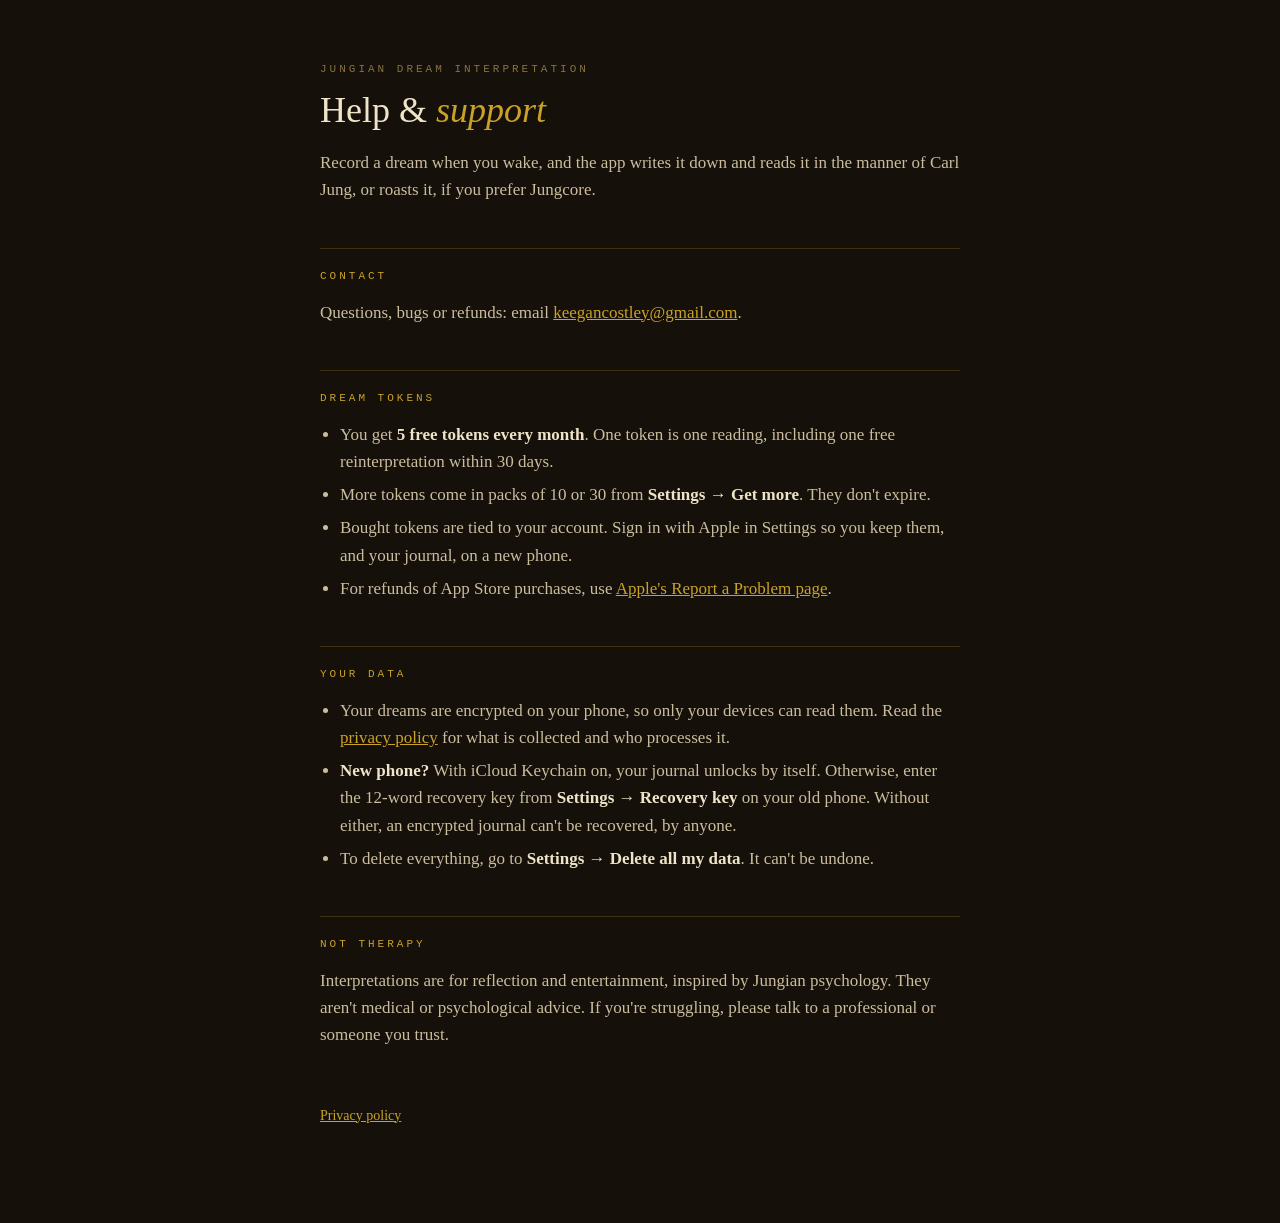
<file: index.html>
<!doctype html>
<html lang="en">
<head>
<meta charset="utf-8">
<meta name="viewport" content="width=device-width, initial-scale=1">
<title>Support · Jungian Dream Interpretation</title>
<link rel="stylesheet" href="style.css">
</head>
<body>
<main>
<div class="eyebrow">Jungian Dream Interpretation</div>
<h1>Help &amp; <em>support</em></h1>
<p>Record a dream when you wake, and the app writes it down and reads it in the manner of Carl Jung, or roasts it, if you prefer Jungcore.</p>

<h2>Contact</h2>
<p>Questions, bugs or refunds: email <a href="mailto:keegancostley@gmail.com">keegancostley@gmail.com</a>.</p>

<h2>Dream tokens</h2>
<ul>
<li>You get <strong>5 free tokens every month</strong>. One token is one reading, including one free reinterpretation within 30 days.</li>
<li>More tokens come in packs of 10 or 30 from <strong>Settings → Get more</strong>. They don't expire.</li>
<li>Bought tokens are tied to your account. Sign in with Apple in Settings so you keep them, and your journal, on a new phone.</li>
<li>For refunds of App Store purchases, use <a href="https://reportaproblem.apple.com">Apple's Report a Problem page</a>.</li>
</ul>

<h2>Your data</h2>
<ul>
<li>Your dreams are encrypted on your phone, so only your devices can read them. Read the <a href="privacy/">privacy policy</a> for what is collected and who processes it.</li>
<li><strong>New phone?</strong> With iCloud Keychain on, your journal unlocks by itself. Otherwise, enter the 12-word recovery key from <strong>Settings → Recovery key</strong> on your old phone. Without either, an encrypted journal can't be recovered, by anyone.</li>
<li>To delete everything, go to <strong>Settings → Delete all my data</strong>. It can't be undone.</li>
</ul>

<h2>Not therapy</h2>
<p>Interpretations are for reflection and entertainment, inspired by Jungian psychology. They aren't medical or psychological advice. If you're struggling, please talk to a professional or someone you trust.</p>

<footer><a href="privacy/">Privacy policy</a></footer>
</main>
</body>
</html>
</file>
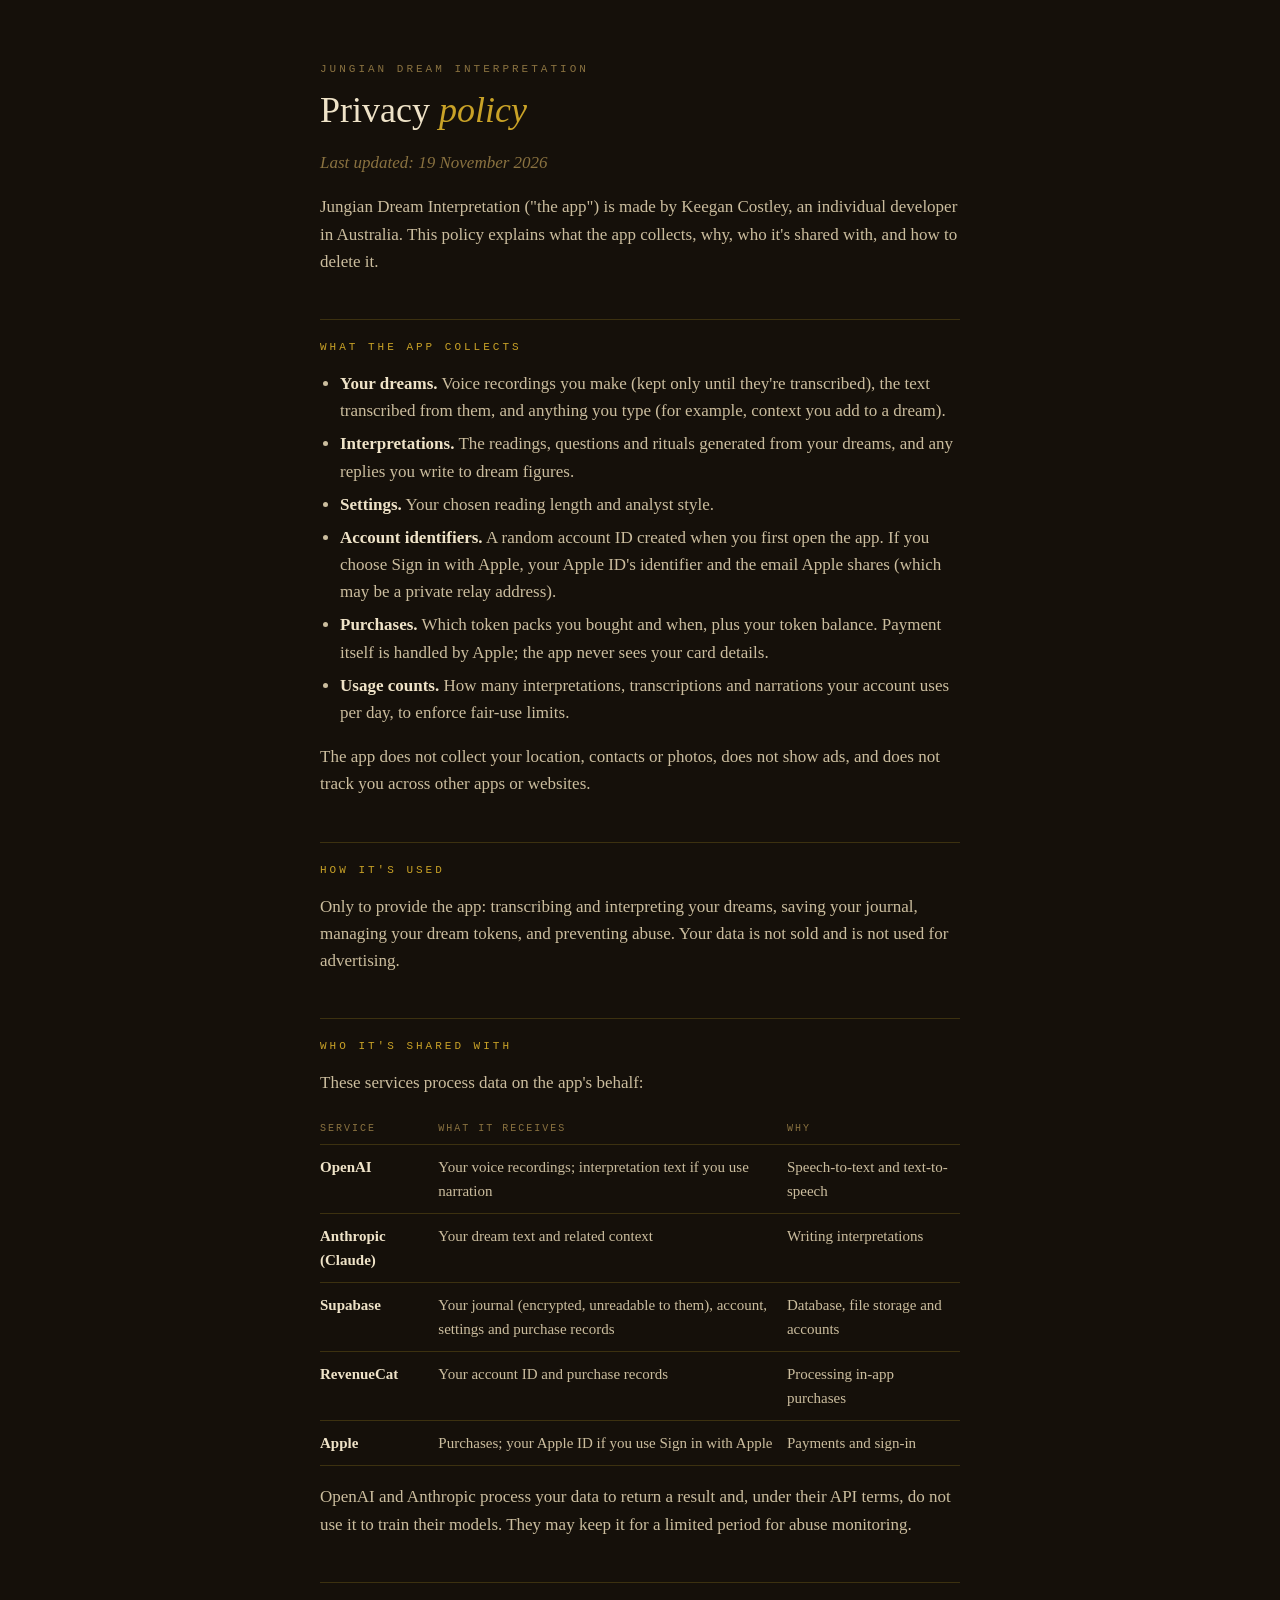
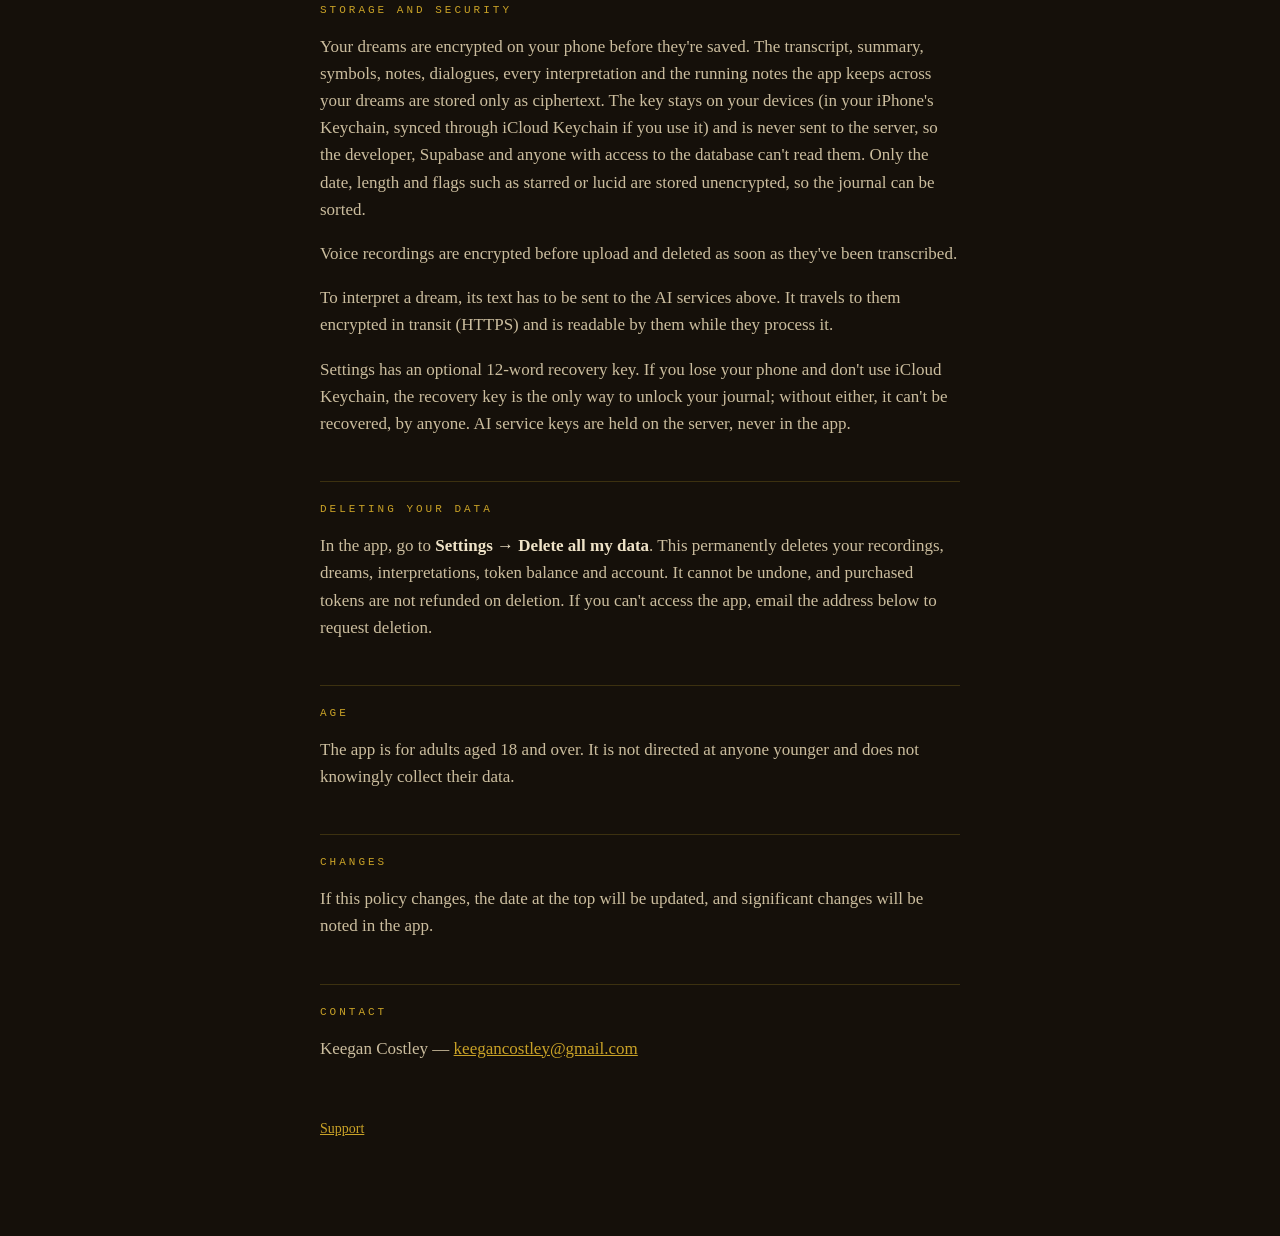
<file: privacy/index.html>
<!doctype html>
<html lang="en">
<head>
<meta charset="utf-8">
<meta name="viewport" content="width=device-width, initial-scale=1">
<title>Privacy Policy · Jungian Dream Interpretation</title>
<link rel="stylesheet" href="../style.css">
</head>
<body>
<main>
<div class="eyebrow">Jungian Dream Interpretation</div>
<h1>Privacy <em>policy</em></h1>
<p class="updated">Last updated: 19 November 2026</p>

<p>Jungian Dream Interpretation ("the app") is made by Keegan Costley, an individual developer in Australia. This policy explains what the app collects, why, who it's shared with, and how to delete it.</p>

<h2>What the app collects</h2>
<ul>
<li><strong>Your dreams.</strong> Voice recordings you make (kept only until they're transcribed), the text transcribed from them, and anything you type (for example, context you add to a dream).</li>
<li><strong>Interpretations.</strong> The readings, questions and rituals generated from your dreams, and any replies you write to dream figures.</li>
<li><strong>Settings.</strong> Your chosen reading length and analyst style.</li>
<li><strong>Account identifiers.</strong> A random account ID created when you first open the app. If you choose Sign in with Apple, your Apple ID's identifier and the email Apple shares (which may be a private relay address).</li>
<li><strong>Purchases.</strong> Which token packs you bought and when, plus your token balance. Payment itself is handled by Apple; the app never sees your card details.</li>
<li><strong>Usage counts.</strong> How many interpretations, transcriptions and narrations your account uses per day, to enforce fair-use limits.</li>
</ul>
<p>The app does not collect your location, contacts or photos, does not show ads, and does not track you across other apps or websites.</p>

<h2>How it's used</h2>
<p>Only to provide the app: transcribing and interpreting your dreams, saving your journal, managing your dream tokens, and preventing abuse. Your data is not sold and is not used for advertising.</p>

<h2>Who it's shared with</h2>
<p>These services process data on the app's behalf:</p>
<div class="table">
<table>
<tr><th>Service</th><th>What it receives</th><th>Why</th></tr>
<tr><td><strong>OpenAI</strong></td><td>Your voice recordings; interpretation text if you use narration</td><td>Speech-to-text and text-to-speech</td></tr>
<tr><td><strong>Anthropic (Claude)</strong></td><td>Your dream text and related context</td><td>Writing interpretations</td></tr>
<tr><td><strong>Supabase</strong></td><td>Your journal (encrypted, unreadable to them), account, settings and purchase records</td><td>Database, file storage and accounts</td></tr>
<tr><td><strong>RevenueCat</strong></td><td>Your account ID and purchase records</td><td>Processing in-app purchases</td></tr>
<tr><td><strong>Apple</strong></td><td>Purchases; your Apple ID if you use Sign in with Apple</td><td>Payments and sign-in</td></tr>
</table>
</div>
<p>OpenAI and Anthropic process your data to return a result and, under their API terms, do not use it to train their models. They may keep it for a limited period for abuse monitoring.</p>

<h2>Storage and security</h2>
<p>Your dreams are encrypted on your phone before they're saved. The transcript, summary, symbols, notes, dialogues, every interpretation and the running notes the app keeps across your dreams are stored only as ciphertext. The key stays on your devices (in your iPhone's Keychain, synced through iCloud Keychain if you use it) and is never sent to the server, so the developer, Supabase and anyone with access to the database can't read them. Only the date, length and flags such as starred or lucid are stored unencrypted, so the journal can be sorted.</p>
<p>Voice recordings are encrypted before upload and deleted as soon as they've been transcribed.</p>
<p>To interpret a dream, its text has to be sent to the AI services above. It travels to them encrypted in transit (HTTPS) and is readable by them while they process it.</p>
<p>Settings has an optional 12-word recovery key. If you lose your phone and don't use iCloud Keychain, the recovery key is the only way to unlock your journal; without either, it can't be recovered, by anyone. AI service keys are held on the server, never in the app.</p>

<h2>Deleting your data</h2>
<p>In the app, go to <strong>Settings → Delete all my data</strong>. This permanently deletes your recordings, dreams, interpretations, token balance and account. It cannot be undone, and purchased tokens are not refunded on deletion. If you can't access the app, email the address below to request deletion.</p>

<h2>Age</h2>
<p>The app is for adults aged 18 and over. It is not directed at anyone younger and does not knowingly collect their data.</p>

<h2>Changes</h2>
<p>If this policy changes, the date at the top will be updated, and significant changes will be noted in the app.</p>

<h2>Contact</h2>
<p>Keegan Costley — <a href="mailto:keegancostley@gmail.com">keegancostley@gmail.com</a></p>

<footer><a href="../">Support</a></footer>
</main>
</body>
</html>
</file>
<file: style.css>
:root {
  --paper: #15100a;
  --ink: #efe3c8;
  --ink2: #cbbd9e;
  --gold: #c9a227;
  --gold-dim: #8a7240;
  --rule: rgba(201, 162, 39, 0.22);
}
* { box-sizing: border-box; }
body {
  margin: 0;
  background: var(--paper);
  color: var(--ink2);
  font: 17px/1.6 "EB Garamond", Georgia, serif;
}
main { max-width: 680px; margin: 0 auto; padding: 64px 20px 96px; }
.eyebrow {
  font: 11px/1 "IBM Plex Mono", ui-monospace, monospace;
  letter-spacing: 3px; text-transform: uppercase; color: var(--gold-dim);
}
h1 { font-weight: 400; font-size: 36px; line-height: 1.2; color: var(--ink); margin: 14px 0 6px; }
h1 em { color: var(--gold); }
h2 {
  font: 11px/1 "IBM Plex Mono", ui-monospace, monospace;
  letter-spacing: 3px; text-transform: uppercase; color: var(--gold);
  margin: 44px 0 14px; padding-top: 22px; border-top: 1px solid var(--rule);
}
strong { color: var(--ink); font-weight: 600; }
a { color: var(--gold); }
ul { padding-left: 20px; }
li { margin: 6px 0; }
.updated { font-style: italic; color: var(--gold-dim); }
.table { overflow-x: auto; }
table { border-collapse: collapse; width: 100%; font-size: 15px; }
th, td { text-align: left; vertical-align: top; padding: 10px 12px 10px 0; border-bottom: 1px solid var(--rule); }
th { font: 10px "IBM Plex Mono", monospace; letter-spacing: 2px; text-transform: uppercase; color: var(--gold-dim); }
footer { margin-top: 56px; font-size: 14px; color: var(--gold-dim); }
</file>
